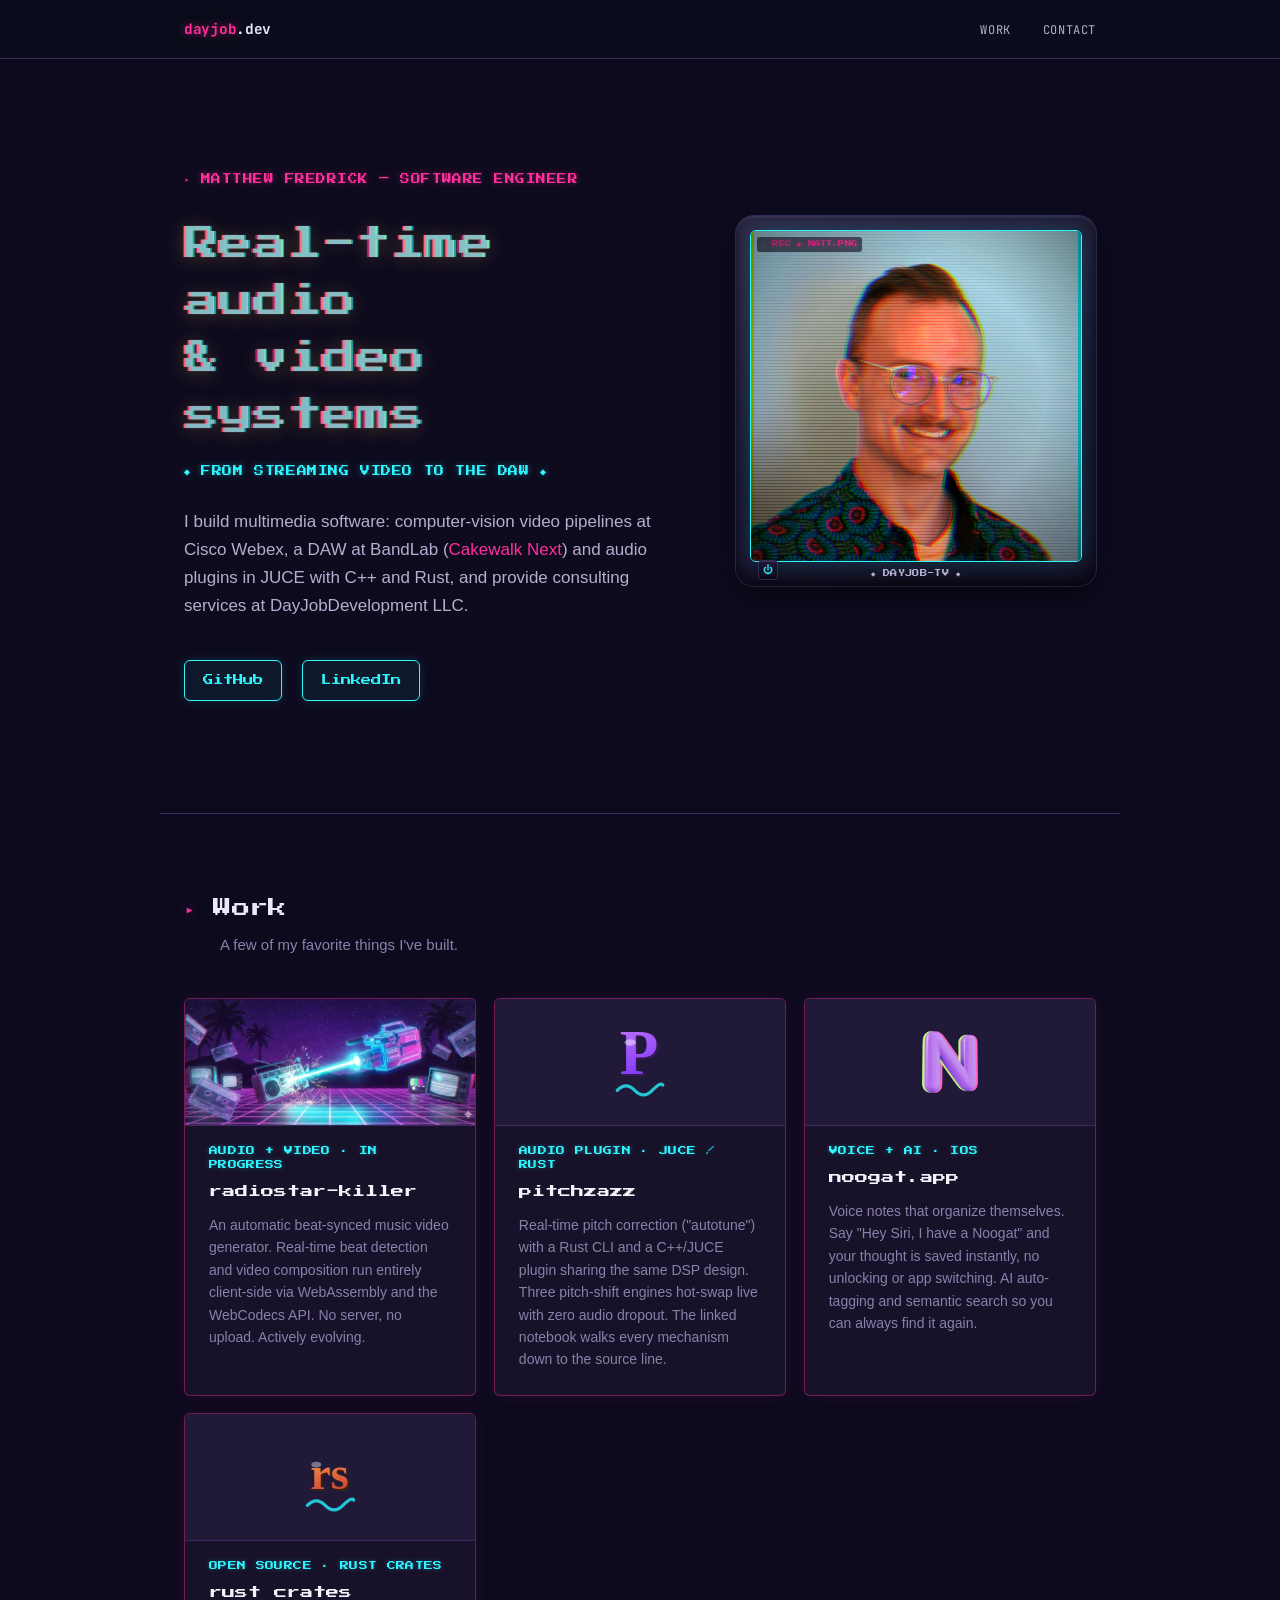
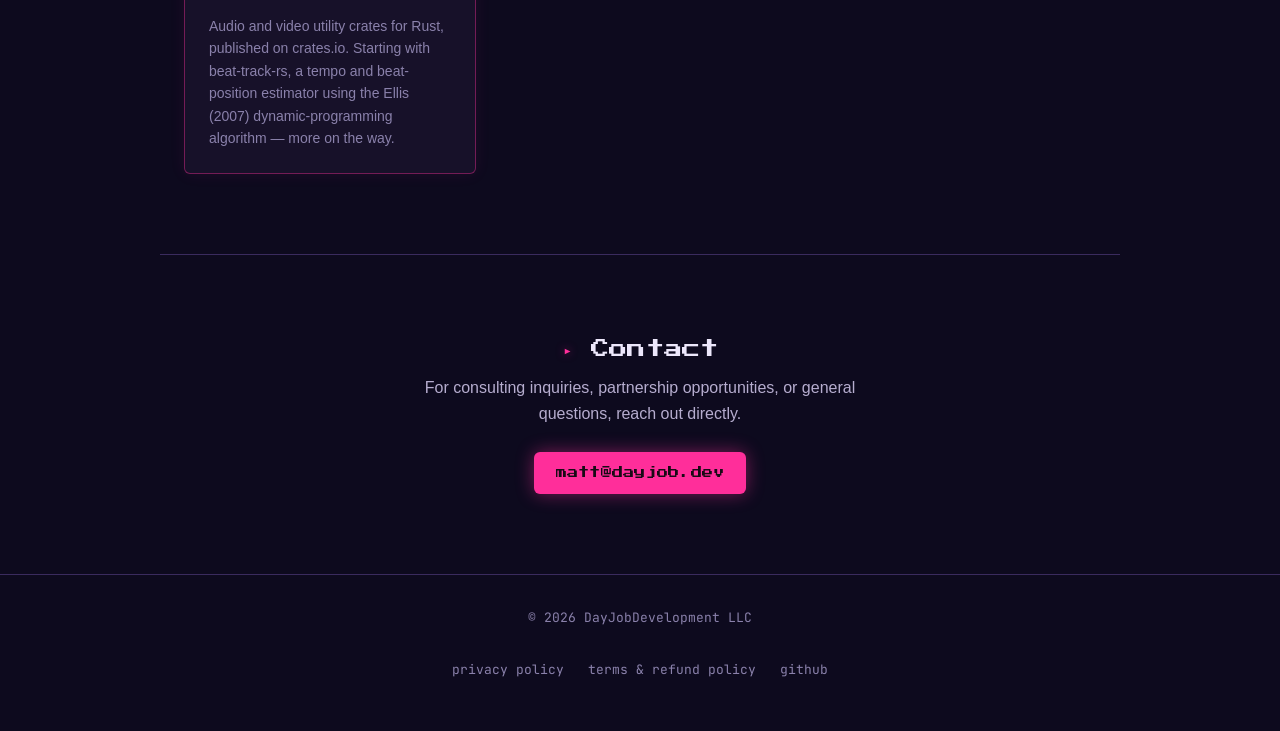
<file: index.html>
<!DOCTYPE html>
<html lang="en">

<head>
  <meta charset="UTF-8" />
  <meta name="viewport" content="width=device-width, initial-scale=1.0" />
  <title>Matthew Fredrick — Audio, Video &amp; Real-Time Systems Engineer</title>
  <meta name="description"
    content="Software engineer specializing in real-time audio and video systems — from Cisco Webex's video pipelines to JUCE audio plugins and independent DSP/ML projects. Consulting through DayJobDevelopment LLC." />
  <link rel="preconnect" href="https://fonts.googleapis.com" />
  <link rel="preconnect" href="https://fonts.gstatic.com" crossorigin />
  <link href="https://fonts.googleapis.com/css2?family=JetBrains+Mono:wght@400;500;700&family=Press+Start+2P&display=swap"
    rel="stylesheet" />
  <link rel="stylesheet" href="style.css?v=4" />
  <!-- Privacy-friendly analytics by Plausible -->
  <script async src="https://traffic.dayjob.dev/js/pa-0WEEFyMQQ3X8X7swMifAi.js"></script>
  <script>
    window.plausible = window.plausible || function () { (plausible.q = plausible.q || []).push(arguments) }, plausible.init = plausible.init || function (i) { plausible.o = i || {} };
    plausible.init()
  </script>

</head>

<body>

  <svg width="0" height="0" style="position:absolute" aria-hidden="true">
    <filter id="vhsAberration" x="-20%" y="-20%" width="140%" height="140%" color-interpolation-filters="sRGB">
      <feColorMatrix in="SourceGraphic" type="matrix"
        values="1 0 0 0 0  0 0 0 0 0  0 0 0 0 0  0 0 0 1 0" result="r" />
      <feOffset in="r" dx="-3" dy="0" result="rOffset" />
      <feColorMatrix in="SourceGraphic" type="matrix"
        values="0 0 0 0 0  0 1 0 0 0  0 0 0 0 0  0 0 0 1 0" result="g" />
      <feColorMatrix in="SourceGraphic" type="matrix"
        values="0 0 0 0 0  0 0 0 0 0  0 0 1 0 0  0 0 0 1 0" result="b" />
      <feOffset in="b" dx="3" dy="0" result="bOffset" />
      <feBlend in="rOffset" in2="g" mode="screen" result="rg" />
      <feBlend in="rg" in2="bOffset" mode="screen" />
    </filter>
    <filter id="vhsAberrationHeavy" x="-40%" y="-40%" width="180%" height="180%" color-interpolation-filters="sRGB">
      <feColorMatrix in="SourceGraphic" type="matrix"
        values="1 0 0 0 0  0 0 0 0 0  0 0 0 0 0  0 0 0 1 0" result="r" />
      <feOffset in="r" dx="-9" dy="1" result="rOffset" />
      <feColorMatrix in="SourceGraphic" type="matrix"
        values="0 0 0 0 0  0 1 0 0 0  0 0 0 0 0  0 0 0 1 0" result="g" />
      <feColorMatrix in="SourceGraphic" type="matrix"
        values="0 0 0 0 0  0 0 0 0 0  0 0 1 0 0  0 0 0 1 0" result="b" />
      <feOffset in="b" dx="9" dy="-1" result="bOffset" />
      <feBlend in="rOffset" in2="g" mode="screen" result="rg" />
      <feBlend in="rg" in2="bOffset" mode="screen" />
    </filter>
  </svg>

  <header>
    <nav>
      <div class="logo"><span class="accent">dayjob</span>.dev</div>
      <ul>
        <li><a href="#work">work</a></li>
        <li><a href="#contact">contact</a></li>
      </ul>
    </nav>
  </header>

  <main>

    <!-- Hero -->
    <section class="hero">
      <div class="hero-copy">
        <div class="hero-tag">Matthew Fredrick — Software Engineer</div>
        <h1 class="pixel-title">Real-time audio<br />&amp; video systems</h1>
        <div class="hero-sub">◆ FROM STREAMING VIDEO TO THE DAW ◆</div>
        <div class="hero-photo">
          <button type="button" class="crt-bezel" aria-label="Whack the TV to fix a glitch">
            <div class="vhs-frame">
              <div class="vhs-label">▸ REC ● MATT.PNG</div>
              <img src="assets/profile.jpg" alt="Matthew Fredrick" />
              <canvas class="vhs-fx-static" aria-hidden="true"></canvas>
              <canvas class="vhs-fx-pixelate" aria-hidden="true"></canvas>
              <div class="vhs-fx-bars" aria-hidden="true">
                <span></span><span></span><span></span><span></span><span></span><span></span><span></span>
              </div>
              <div class="vhs-fx-line" aria-hidden="true"></div>
              <div class="vhs-fx-flash" aria-hidden="true"></div>
              <div class="vhs-fx-bling" aria-hidden="true">
                <span class="spark main"></span>
                <span class="spark small1"></span>
                <span class="spark small2"></span>
              </div>
            </div>
            <span class="crt-brand-label">◆ DAYJOB-TV ◆</span>
            <span class="crt-slap-hand" aria-hidden="true">✋</span>
            <span class="crt-impact-ring" aria-hidden="true"></span>
          </button>
          <button type="button" class="crt-power-btn" aria-label="Power cycle the CRT">⏻</button>
        </div>
        <p>I build multimedia software: computer-vision video pipelines at Cisco Webex, a DAW at BandLab (<a href="https://www.cakewalk.com/next" target="_blank" rel="noopener noreferrer">Cakewalk Next</a>) and audio plugins in JUCE with C++ and Rust, and provide consulting services at DayJobDevelopment LLC.</p>
        <div class="hero-actions">
          <a href="https://github.com/mcfredrick" target="_blank" rel="noopener noreferrer" class="btn-ghost">GitHub</a>
          <a href="https://linkedin.com/in/mattcfredrick" target="_blank" rel="noopener noreferrer" class="btn-ghost">LinkedIn</a>
        </div>
      </div>
    </section>

    <!-- Work -->
    <section id="work">
      <h2>Work</h2>
      <p class="section-sub">A few of my favorite things I've built.</p>
      <div class="cards cards-media">
        <div class="card">
          <div class="card-media"><img src="assets/radiostar-banner.jpg" alt="radiostar-killer: a camera firing a laser at a boombox, synthwave style" loading="lazy" /></div>
          <div class="card-label">audio + video · in progress</div>
          <h3><a href="https://radiostar-killer.dayjob.dev" target="_blank" rel="noopener noreferrer">radiostar-killer</a></h3>
          <p>An automatic beat-synced music video generator. Real-time beat detection and video composition run entirely client-side via WebAssembly and the WebCodecs API. No server, no upload. Actively evolving.</p>
        </div>
        <div class="card">
          <div class="card-media card-media-pad"><img src="assets/pitchzazz-mark.svg" alt="pitchzazz mark" loading="lazy" /></div>
          <div class="card-label">audio plugin · JUCE / Rust</div>
          <h3><a href="https://mcfredrick.github.io/pitchzazz" target="_blank" rel="noopener noreferrer">pitchzazz</a></h3>
          <p>Real-time pitch correction ("autotune") with a Rust CLI and a C++/JUCE plugin sharing the same DSP design. Three pitch-shift engines hot-swap live with zero audio dropout. The linked notebook walks every mechanism down to the source line.</p>
        </div>
        <div class="card">
          <div class="card-media card-media-pad"><img src="assets/noogat-logo.png" alt="noogat logo" loading="lazy" /></div>
          <div class="card-label">voice + AI · iOS</div>
          <h3><a href="https://noogat.app" target="_blank" rel="noopener noreferrer">noogat.app</a></h3>
          <p>Voice notes that organize themselves. Say "Hey Siri, I have a Noogat" and your thought is saved instantly, no unlocking or app switching. AI auto-tagging and semantic search so you can always find it again.</p>
        </div>
        <div class="card">
          <div class="card-media card-media-pad"><img src="assets/opensource-mark.svg" alt="open source crates mark" loading="lazy" /></div>
          <div class="card-label">open source · Rust crates</div>
          <h3><a href="https://crates.io/users/mcfredrick" target="_blank" rel="noopener noreferrer">rust crates</a></h3>
          <p>Audio and video utility crates for Rust, published on crates.io. Starting with beat-track-rs, a tempo and beat-position estimator using the Ellis (2007) dynamic-programming algorithm — more on the way.</p>
        </div>
      </div>
    </section>

    <!-- Contact -->
    <section id="contact">
      <h2>Contact</h2>
      <p>For consulting inquiries, partnership opportunities, or general questions, reach out directly.</p>
      <a href="mailto:matt@dayjob.dev" class="btn">matt@dayjob.dev</a>
    </section>

  </main>

  <footer>
    <span>© 2026 DayJobDevelopment LLC</span>
    <nav>
      <a href="privacy.html">privacy policy</a>
      <a href="terms.html">terms &amp; refund policy</a>
      <a href="https://github.com/mcfredrick" target="_blank" rel="noopener noreferrer">github</a>
    </nav>
  </footer>

  <script>
    (function () {
      var frame = document.querySelector('.vhs-frame');
      if (!frame) return;
      if (window.matchMedia('(prefers-reduced-motion: reduce)').matches) return;

      var img = frame.querySelector('img');
      var canvas = frame.querySelector('.vhs-fx-static');
      var pixelCanvas = frame.querySelector('.vhs-fx-pixelate');
      var bars = frame.querySelector('.vhs-fx-bars');
      var flash = frame.querySelector('.vhs-fx-flash');
      var bling = frame.querySelector('.vhs-fx-bling');
      var powerBtn = document.querySelector('.crt-power-btn');
      var bezel = document.querySelector('.crt-bezel');
      var slapHand = document.querySelector('.crt-slap-hand');
      var impactRing = document.querySelector('.crt-impact-ring');
      var ctx = canvas.getContext('2d');
      canvas.width = 64;
      canvas.height = 64;
      var pctx = pixelCanvas.getContext('2d');
      pixelCanvas.width = 72;
      pixelCanvas.height = 72;

      var normalSrc = img.getAttribute('src');
      var alienSrc = 'assets/channel-alien.svg';
      var channelTimer = null;
      var busy = false;

      function playClass(el, className, duration) {
        return new Promise(function (resolve) {
          el.classList.add(className);
          setTimeout(function () {
            el.classList.remove(className);
            resolve();
          }, duration);
        });
      }

      function playStatic(duration) {
        return new Promise(function (resolve) {
          var start = performance.now();
          canvas.style.opacity = 0.35 + Math.random() * 0.35;

          function draw(now) {
            var data = ctx.createImageData(canvas.width, canvas.height);
            for (var i = 0; i < data.data.length; i += 4) {
              var v = Math.random() * 255;
              data.data[i] = v;
              data.data[i + 1] = v;
              data.data[i + 2] = v;
              data.data[i + 3] = 255;
            }
            ctx.putImageData(data, 0, 0);
            if (now - start < duration) {
              requestAnimationFrame(draw);
            } else {
              canvas.style.opacity = 0;
              resolve();
            }
          }
          requestAnimationFrame(draw);
        });
      }

      function playBling(duration) {
        return new Promise(function (resolve) {
          bling.classList.add('is-active');
          setTimeout(function () {
            bling.classList.remove('is-active');
            resolve();
          }, duration);
        });
      }

      function playPixelate(duration) {
        return new Promise(function (resolve) {
          if (!img.complete || !img.naturalWidth) { resolve(); return; }

          // Mipmap-style repeated halving keeps facial detail (glasses,
          // eyes) legible — a single huge downscale just blurs it to mush.
          var targetW = pixelCanvas.width;
          var targetH = pixelCanvas.height;
          var curW = img.naturalWidth;
          var curH = img.naturalHeight;
          var source = img;
          while (curW / 2 > targetW && curH / 2 > targetH) {
            var stepW = Math.max(targetW, Math.floor(curW / 2));
            var stepH = Math.max(targetH, Math.floor(curH / 2));
            var stepCanvas = document.createElement('canvas');
            stepCanvas.width = stepW;
            stepCanvas.height = stepH;
            var stepCtx = stepCanvas.getContext('2d');
            stepCtx.imageSmoothingEnabled = true;
            stepCtx.drawImage(source, 0, 0, stepW, stepH);
            source = stepCanvas;
            curW = stepW;
            curH = stepH;
          }

          pctx.imageSmoothingEnabled = true;
          pctx.drawImage(source, 0, 0, targetW, targetH);

          var frameData = pctx.getImageData(0, 0, targetW, targetH);
          var levels = 6;
          var step = 255 / (levels - 1);
          var contrast = 1.2;
          for (var i = 0; i < frameData.data.length; i += 4) {
            for (var c = 0; c < 3; c++) {
              var v = frameData.data[i + c];
              v = (v - 128) * contrast + 128;
              v = Math.max(0, Math.min(255, v));
              v = Math.round(Math.round(v / step) * step);
              frameData.data[i + c] = v;
            }
          }
          pctx.putImageData(frameData, 0, 0);

          pixelCanvas.classList.add('is-active');
          setTimeout(function () {
            pixelCanvas.classList.remove('is-active');
            resolve();
          }, duration);
        });
      }

      function playBars(duration) {
        return new Promise(function (resolve) {
          bars.classList.add('is-active');
          frame.classList.add('fx-roll');
          setTimeout(function () {
            bars.classList.remove('is-active');
            frame.classList.remove('fx-roll');
            resolve();
          }, duration);
        });
      }

      function playPowerCycle() {
        return new Promise(function (resolve) {
          frame.classList.add('fx-poweroff');
          flash.style.opacity = 0.8;
          setTimeout(function () {
            frame.classList.remove('fx-poweroff');
            flash.style.opacity = 0;
          }, 420);
          setTimeout(function () {
            frame.classList.add('fx-poweron');
            flash.style.opacity = 0.9;
            setTimeout(function () { flash.style.opacity = 0; }, 220);
            setTimeout(function () {
              frame.classList.remove('fx-poweron');
              resolve();
            }, 480);
          }, 620);
        });
      }

      var glitchEffects = [
        function () { return playStatic(220 + Math.random() * 180); },
        function () { return playClass(frame, 'fx-wobble', 500); },
        function () { return playClass(frame, 'fx-flicker', 600); },
        function () { return playBars(320 + Math.random() * 140); },
        function () { return playClass(frame, 'fx-roll', 700); },
        function () { return playClass(frame, 'fx-chromatic', 350); },
        function () { return playBling(900); },
        function () { return playPixelate(700 + Math.random() * 300); }
      ];

      var effects = glitchEffects.concat([playPowerCycle]);

      // All triggers (ambient, power button, bezel whack) share one lock
      // so only one effect ever plays at a time.
      function scheduleNext() {
        var delay = 10000 + Math.random() * 20000;
        setTimeout(function () {
          if (document.hidden || busy) { scheduleNext(); return; }
          busy = true;
          var effect = effects[Math.floor(Math.random() * effects.length)];
          effect().then(function () {
            busy = false;
            scheduleNext();
          });
        }, delay);
      }

      scheduleNext();

      // Easter eggs: power button + whack-the-TV bezel
      if (powerBtn) {
        powerBtn.addEventListener('click', function () {
          if (busy) return;
          busy = true;
          playPowerCycle().then(function () { busy = false; });
        });
      }

      if (bezel) {
        bezel.addEventListener('click', function (e) {
          if (busy) return;
          busy = true;

          var rect = bezel.getBoundingClientRect();
          var x = (e.clientX || e.clientY) ? e.clientX - rect.left : rect.width / 2;
          var y = (e.clientX || e.clientY) ? e.clientY - rect.top : rect.height / 2;
          slapHand.style.left = x + 'px';
          slapHand.style.top = y + 'px';
          impactRing.style.left = x + 'px';
          impactRing.style.top = y + 'px';

          slapHand.classList.add('is-active');
          setTimeout(function () { slapHand.classList.remove('is-active'); }, 420);

          setTimeout(function () {
            impactRing.classList.add('is-active');
            bezel.classList.add('is-jolting');
            setTimeout(function () {
              impactRing.classList.remove('is-active');
              bezel.classList.remove('is-jolting');
            }, 500);

            var pick = glitchEffects[Math.floor(Math.random() * glitchEffects.length)];
            var showAlien = Math.random() < 0.18;
            pick().then(function () {
              if (!showAlien) { busy = false; return; }
              clearTimeout(channelTimer);
              img.setAttribute('src', alienSrc);
              channelTimer = setTimeout(function () {
                img.setAttribute('src', normalSrc);
                playClass(frame, 'fx-roll', 400).then(function () { busy = false; });
              }, 600 + Math.random() * 400);
            });
          }, 230);
        });
      }
    })();
  </script>

</body>

</html>
</file>
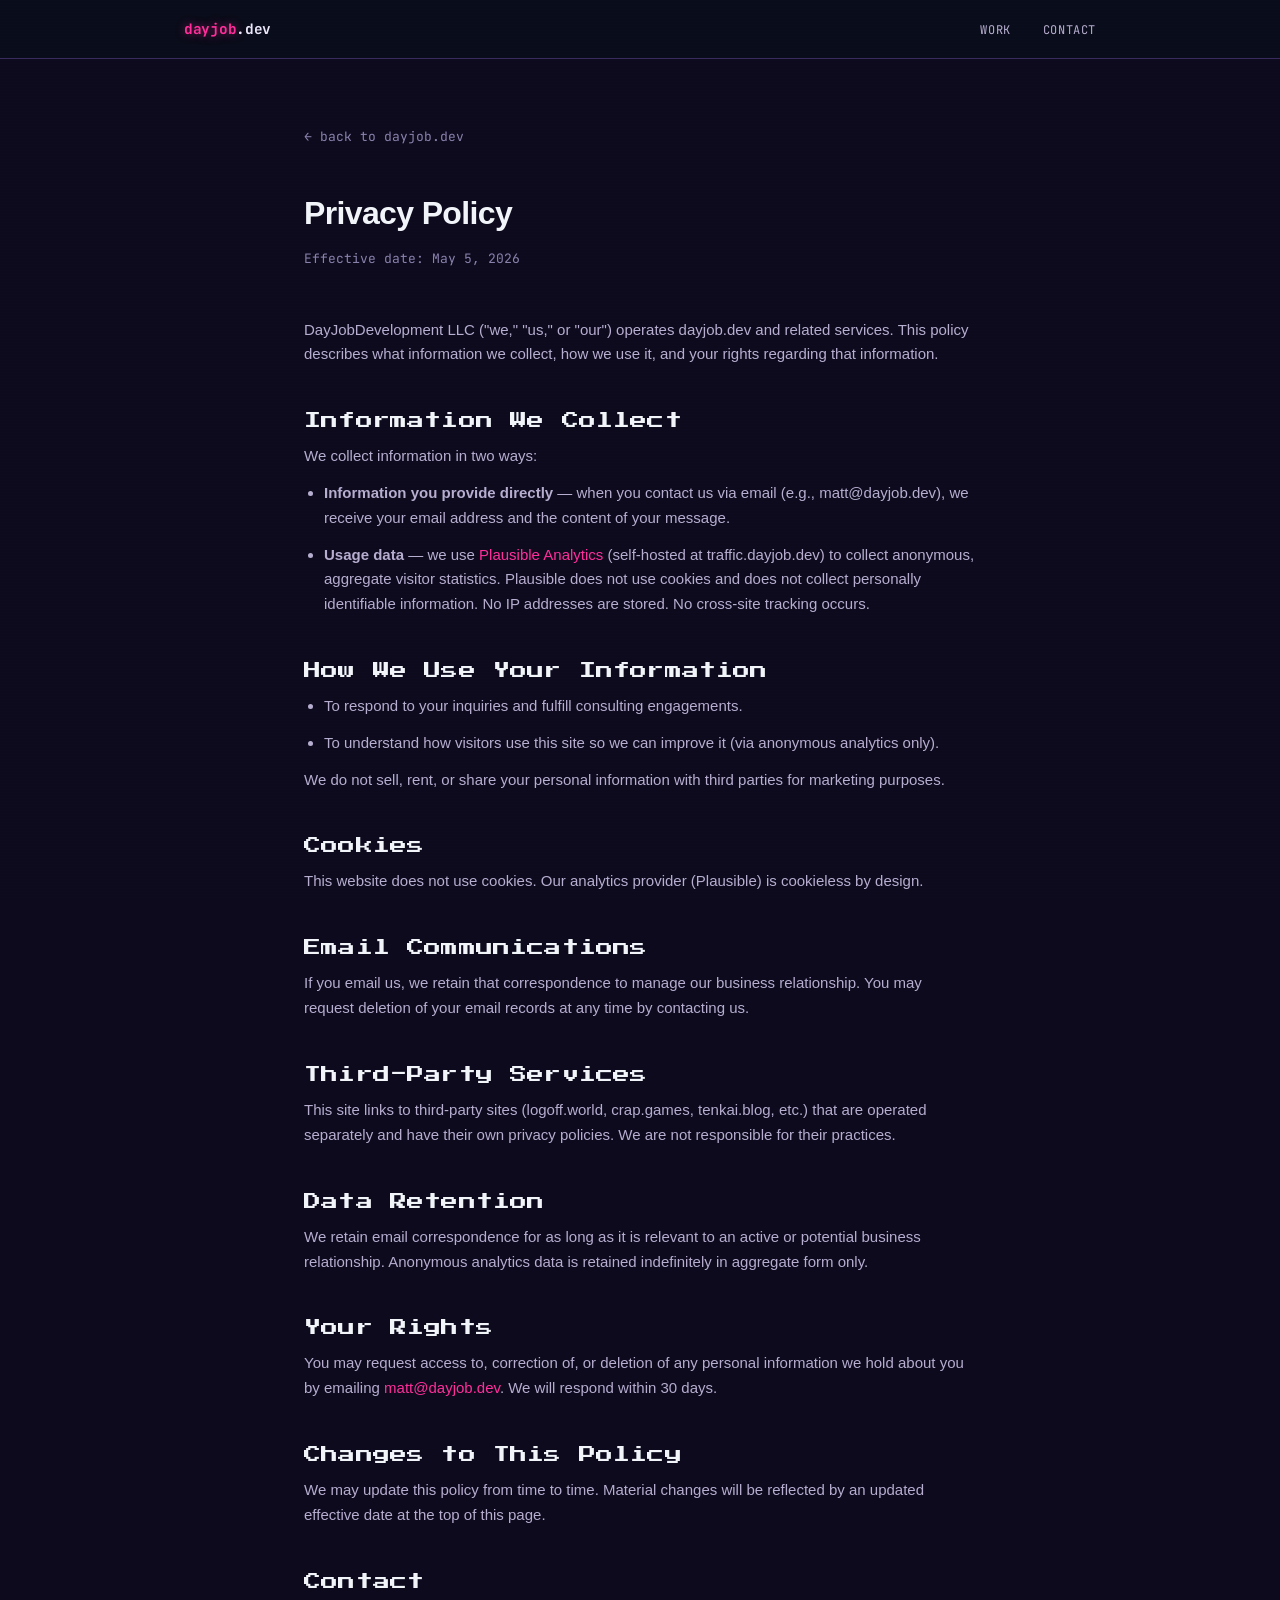
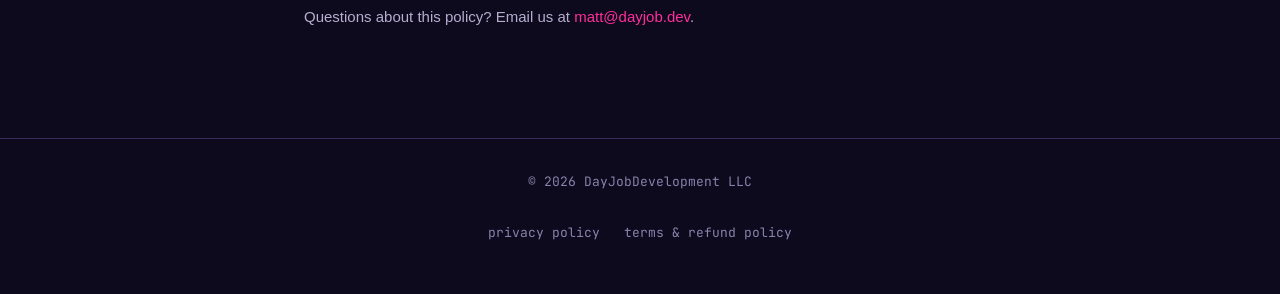
<file: privacy.html>
<!DOCTYPE html>
<html lang="en">
<head>
  <meta charset="UTF-8" />
  <meta name="viewport" content="width=device-width, initial-scale=1.0" />
  <title>Privacy Policy — DayJobDevelopment LLC</title>
  <link rel="preconnect" href="https://fonts.googleapis.com" />
  <link rel="preconnect" href="https://fonts.gstatic.com" crossorigin />
  <link href="https://fonts.googleapis.com/css2?family=JetBrains+Mono:wght@400;500;700&family=Press+Start+2P&display=swap"
    rel="stylesheet" />
  <link rel="stylesheet" href="style.css?v=3" />
  <!-- Privacy-friendly analytics by Plausible -->
  <script async src="https://traffic.dayjob.dev/js/pa-0WEEFyMQQ3X8X7swMifAi.js"></script>
  <script>
    window.plausible = window.plausible || function () { (plausible.q = plausible.q || []).push(arguments) }, plausible.init = plausible.init || function (i) { plausible.o = i || {} };
    plausible.init()
  </script>
</head>
<body>

<header>
  <nav>
    <div class="logo"><a href="/" style="color:inherit;text-decoration:none"><span class="accent">dayjob</span>.dev</a></div>
    <ul>
      <li><a href="/#work">work</a></li>
      <li><a href="/#contact">contact</a></li>
    </ul>
  </nav>
</header>

<div class="policy-wrap">
  <a href="/" class="back-link">← back to dayjob.dev</a>

  <h1>Privacy Policy</h1>
  <p class="effective">Effective date: May 5, 2026</p>

  <p>DayJobDevelopment LLC ("we," "us," or "our") operates dayjob.dev and related services. This policy describes what information we collect, how we use it, and your rights regarding that information.</p>

  <h2>Information We Collect</h2>
  <p>We collect information in two ways:</p>
  <ul>
    <li><strong>Information you provide directly</strong> — when you contact us via email (e.g., matt@dayjob.dev), we receive your email address and the content of your message.</li>
    <li><strong>Usage data</strong> — we use <a href="https://plausible.io" target="_blank" rel="noopener noreferrer">Plausible Analytics</a> (self-hosted at traffic.dayjob.dev) to collect anonymous, aggregate visitor statistics. Plausible does not use cookies and does not collect personally identifiable information. No IP addresses are stored. No cross-site tracking occurs.</li>
  </ul>

  <h2>How We Use Your Information</h2>
  <ul>
    <li>To respond to your inquiries and fulfill consulting engagements.</li>
    <li>To understand how visitors use this site so we can improve it (via anonymous analytics only).</li>
  </ul>
  <p>We do not sell, rent, or share your personal information with third parties for marketing purposes.</p>

  <h2>Cookies</h2>
  <p>This website does not use cookies. Our analytics provider (Plausible) is cookieless by design.</p>

  <h2>Email Communications</h2>
  <p>If you email us, we retain that correspondence to manage our business relationship. You may request deletion of your email records at any time by contacting us.</p>

  <h2>Third-Party Services</h2>
  <p>This site links to third-party sites (logoff.world, crap.games, tenkai.blog, etc.) that are operated separately and have their own privacy policies. We are not responsible for their practices.</p>

  <h2>Data Retention</h2>
  <p>We retain email correspondence for as long as it is relevant to an active or potential business relationship. Anonymous analytics data is retained indefinitely in aggregate form only.</p>

  <h2>Your Rights</h2>
  <p>You may request access to, correction of, or deletion of any personal information we hold about you by emailing <a href="mailto:matt@dayjob.dev">matt@dayjob.dev</a>. We will respond within 30 days.</p>

  <h2>Changes to This Policy</h2>
  <p>We may update this policy from time to time. Material changes will be reflected by an updated effective date at the top of this page.</p>

  <h2>Contact</h2>
  <p>Questions about this policy? Email us at <a href="mailto:matt@dayjob.dev">matt@dayjob.dev</a>.</p>
</div>

<footer>
  <span>© 2026 DayJobDevelopment LLC</span>
  <nav>
    <a href="privacy.html">privacy policy</a>
    <a href="terms.html">terms &amp; refund policy</a>
  </nav>
</footer>

</body>
</html>
</file>
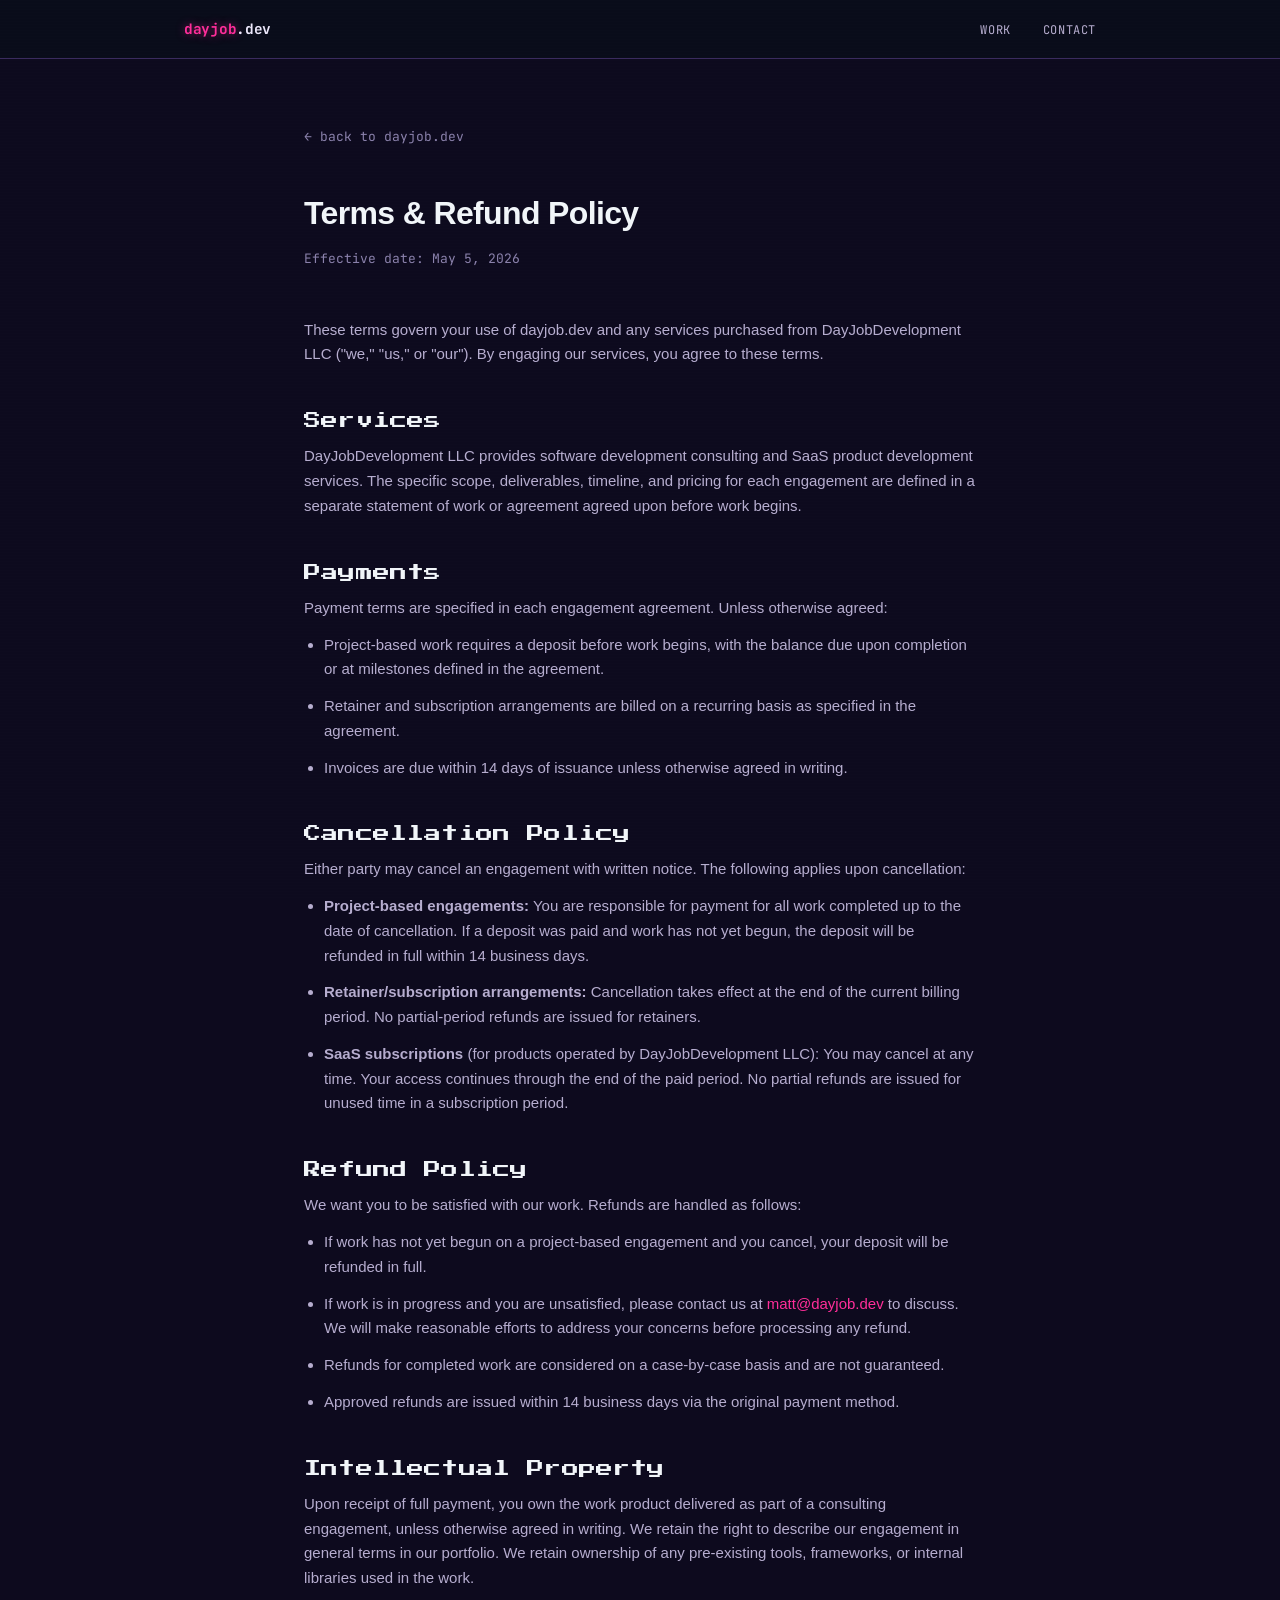
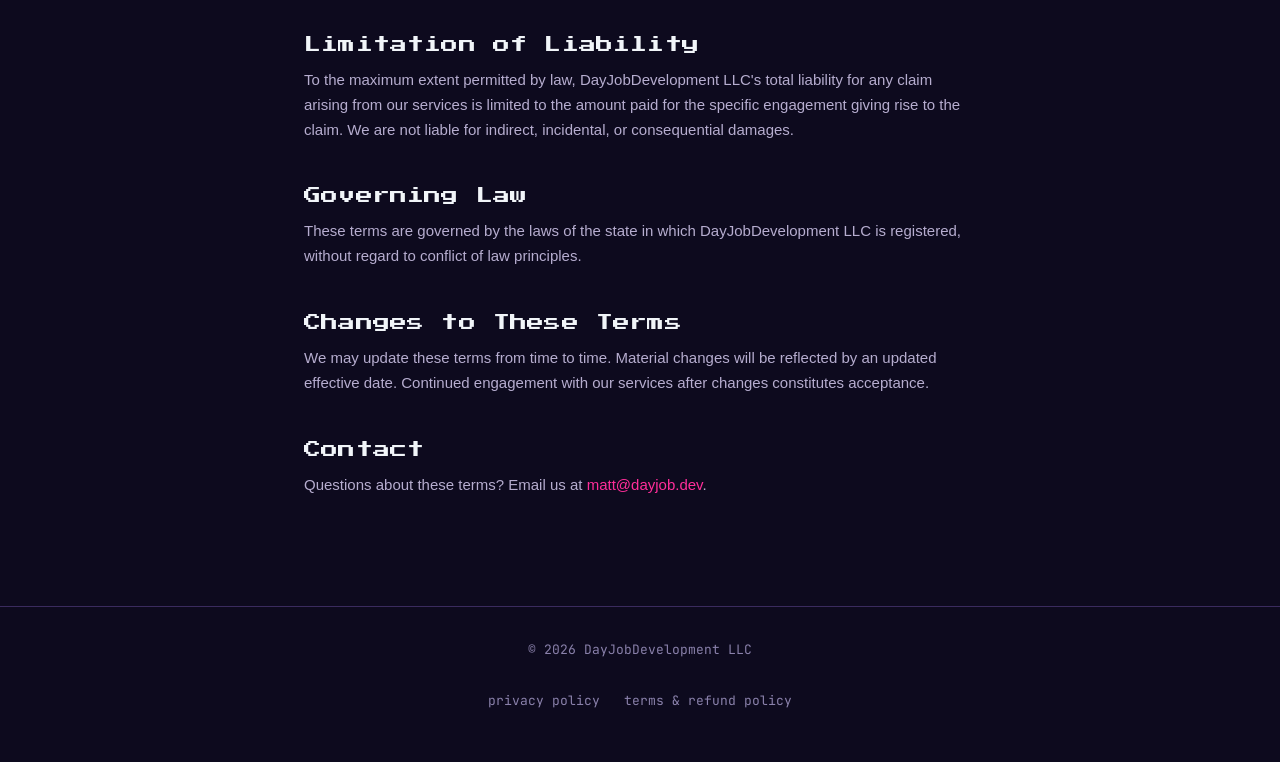
<file: terms.html>
<!DOCTYPE html>
<html lang="en">
<head>
  <meta charset="UTF-8" />
  <meta name="viewport" content="width=device-width, initial-scale=1.0" />
  <title>Terms &amp; Refund Policy — DayJobDevelopment LLC</title>
  <link rel="preconnect" href="https://fonts.googleapis.com" />
  <link rel="preconnect" href="https://fonts.gstatic.com" crossorigin />
  <link href="https://fonts.googleapis.com/css2?family=JetBrains+Mono:wght@400;500;700&family=Press+Start+2P&display=swap"
    rel="stylesheet" />
  <link rel="stylesheet" href="style.css?v=3" />
  <!-- Privacy-friendly analytics by Plausible -->
  <script async src="https://traffic.dayjob.dev/js/pa-0WEEFyMQQ3X8X7swMifAi.js"></script>
  <script>
    window.plausible = window.plausible || function () { (plausible.q = plausible.q || []).push(arguments) }, plausible.init = plausible.init || function (i) { plausible.o = i || {} };
    plausible.init()
  </script>
</head>
<body>

<header>
  <nav>
    <div class="logo"><a href="/" style="color:inherit;text-decoration:none"><span class="accent">dayjob</span>.dev</a></div>
    <ul>
      <li><a href="/#work">work</a></li>
      <li><a href="/#contact">contact</a></li>
    </ul>
  </nav>
</header>

<div class="policy-wrap">
  <a href="/" class="back-link">← back to dayjob.dev</a>

  <h1>Terms &amp; Refund Policy</h1>
  <p class="effective">Effective date: May 5, 2026</p>

  <p>These terms govern your use of dayjob.dev and any services purchased from DayJobDevelopment LLC ("we," "us," or "our"). By engaging our services, you agree to these terms.</p>

  <h2>Services</h2>
  <p>DayJobDevelopment LLC provides software development consulting and SaaS product development services. The specific scope, deliverables, timeline, and pricing for each engagement are defined in a separate statement of work or agreement agreed upon before work begins.</p>

  <h2>Payments</h2>
  <p>Payment terms are specified in each engagement agreement. Unless otherwise agreed:</p>
  <ul>
    <li>Project-based work requires a deposit before work begins, with the balance due upon completion or at milestones defined in the agreement.</li>
    <li>Retainer and subscription arrangements are billed on a recurring basis as specified in the agreement.</li>
    <li>Invoices are due within 14 days of issuance unless otherwise agreed in writing.</li>
  </ul>

  <h2>Cancellation Policy</h2>
  <p>Either party may cancel an engagement with written notice. The following applies upon cancellation:</p>
  <ul>
    <li><strong>Project-based engagements:</strong> You are responsible for payment for all work completed up to the date of cancellation. If a deposit was paid and work has not yet begun, the deposit will be refunded in full within 14 business days.</li>
    <li><strong>Retainer/subscription arrangements:</strong> Cancellation takes effect at the end of the current billing period. No partial-period refunds are issued for retainers.</li>
    <li><strong>SaaS subscriptions</strong> (for products operated by DayJobDevelopment LLC): You may cancel at any time. Your access continues through the end of the paid period. No partial refunds are issued for unused time in a subscription period.</li>
  </ul>

  <h2>Refund Policy</h2>
  <p>We want you to be satisfied with our work. Refunds are handled as follows:</p>
  <ul>
    <li>If work has not yet begun on a project-based engagement and you cancel, your deposit will be refunded in full.</li>
    <li>If work is in progress and you are unsatisfied, please contact us at <a href="mailto:matt@dayjob.dev">matt@dayjob.dev</a> to discuss. We will make reasonable efforts to address your concerns before processing any refund.</li>
    <li>Refunds for completed work are considered on a case-by-case basis and are not guaranteed.</li>
    <li>Approved refunds are issued within 14 business days via the original payment method.</li>
  </ul>

  <h2>Intellectual Property</h2>
  <p>Upon receipt of full payment, you own the work product delivered as part of a consulting engagement, unless otherwise agreed in writing. We retain the right to describe our engagement in general terms in our portfolio. We retain ownership of any pre-existing tools, frameworks, or internal libraries used in the work.</p>

  <h2>Limitation of Liability</h2>
  <p>To the maximum extent permitted by law, DayJobDevelopment LLC's total liability for any claim arising from our services is limited to the amount paid for the specific engagement giving rise to the claim. We are not liable for indirect, incidental, or consequential damages.</p>

  <h2>Governing Law</h2>
  <p>These terms are governed by the laws of the state in which DayJobDevelopment LLC is registered, without regard to conflict of law principles.</p>

  <h2>Changes to These Terms</h2>
  <p>We may update these terms from time to time. Material changes will be reflected by an updated effective date. Continued engagement with our services after changes constitutes acceptance.</p>

  <h2>Contact</h2>
  <p>Questions about these terms? Email us at <a href="mailto:matt@dayjob.dev">matt@dayjob.dev</a>.</p>
</div>

<footer>
  <span>© 2026 DayJobDevelopment LLC</span>
  <nav>
    <a href="privacy.html">privacy policy</a>
    <a href="terms.html">terms &amp; refund policy</a>
  </nav>
</footer>

</body>
</html>
</file>
<file: style.css>
*, *::before, *::after { box-sizing: border-box; margin: 0; padding: 0; }

html, body { overflow-x: hidden; }

.hero-tag, .hero-sub, .hero p, .card p, .card h3, h2 {
  overflow-wrap: break-word;
  max-width: 100%;
}

:root {
  --bg: #0d0a1e;
  --surface: #171129;
  --surface-2: #201938;
  --border: #3a2b5e;
  --text: #ece7fb;
  --muted: #8a81ab;
  --muted-2: #b6adcf;
  --accent: #ff2e9a;
  --accent-dark: #c91f79;
  --accent-dim: rgba(255, 46, 154, 0.1);
  --accent-2: #2ef6ff;
  --gold: #ffd43d;
  --gold-2: #ff9a3d;
  --radius: 6px;
  --max-w: 960px;
  --mono: "JetBrains Mono", "Fira Code", "Cascadia Code", ui-monospace, "Courier New", monospace;
  --pixel: "Press Start 2P", var(--mono);
}

/* ── CRT scanline overlay ── */
body::before {
  content: "";
  position: fixed;
  inset: 0;
  pointer-events: none;
  z-index: 9999;
  background: repeating-linear-gradient(to bottom,
      rgba(255, 255, 255, 0.025) 0px,
      rgba(255, 255, 255, 0.025) 1px,
      transparent 1px,
      transparent 3px);
  mix-blend-mode: overlay;
}

body {
  font-family: -apple-system, BlinkMacSystemFont, "Segoe UI", Roboto, Helvetica, Arial, sans-serif;
  background: var(--bg);
  color: var(--text);
  line-height: 1.65;
  font-size: 16px;
}

a { color: var(--accent); text-decoration: none; }
a:hover { color: #67e8f9; text-decoration: underline; }

/* ── Nav ── */
header {
  background: rgba(10, 14, 26, 0.85);
  backdrop-filter: blur(12px);
  -webkit-backdrop-filter: blur(12px);
  position: sticky;
  top: 0;
  z-index: 100;
  border-bottom: 1px solid var(--border);
}

nav {
  max-width: var(--max-w);
  margin: 0 auto;
  padding: 0 1.5rem;
  min-height: 58px;
  display: flex;
  align-items: center;
  justify-content: space-between;
  flex-wrap: wrap;
  row-gap: 0.5rem;
}

.logo {
  font-family: var(--mono);
  font-size: 0.9rem;
  font-weight: 700;
  color: var(--text);
  letter-spacing: -0.02em;
}

.logo .accent { color: var(--accent); text-shadow: 0 0 8px rgba(255, 46, 154, 0.5); }

nav ul {
  list-style: none;
  display: flex;
  flex-wrap: wrap;
  gap: 2rem;
  min-width: 0;
}

nav ul a {
  font-size: 0.75rem;
  color: var(--muted-2);
  font-family: var(--mono);
  text-transform: uppercase;
  letter-spacing: 0.05em;
  transition: color 0.15s;
}

nav ul a:hover {
  color: var(--accent);
  text-decoration: none;
}

/* ── Layout ── */
.container {
  max-width: var(--max-w);
  margin: 0 auto;
  padding: 0 1.5rem;
}

section {
  padding: 5rem 1.5rem;
  max-width: var(--max-w);
  margin: 0 auto;
}

h2 {
  font-family: var(--pixel);
  font-size: clamp(0.95rem, 2vw, 1.15rem);
  font-weight: 400;
  letter-spacing: 0.01em;
  line-height: 1.6;
  margin-bottom: 0.625rem;
}

h2::before {
  content: "▸ ";
  color: var(--accent);
  text-shadow: 0 0 8px rgba(255, 46, 154, 0.5);
}

.section-sub {
  color: var(--muted);
  margin-bottom: 2.5rem;
  font-size: 0.9375rem;
  padding-left: 2.25rem; /* align under h2 text after "// " */
}

/* ── Hero ── */
.hero {
  padding-top: 7rem;
  padding-bottom: 7rem;
  border-bottom: 1px solid var(--border);
}

.hero-copy {
  display: grid;
  grid-template-columns: 1fr 360px;
  grid-template-areas:
    "tag     ."
    "title   photo"
    "sub     photo"
    "para    photo"
    "actions .";
  column-gap: 3rem;
  align-items: start;
}

.hero-tag { grid-area: tag; }
.hero-copy > h1.pixel-title { grid-area: title; }
.hero-sub { grid-area: sub; }
.hero-photo { grid-area: photo; }
.hero-copy > p { grid-area: para; }
.hero-actions { grid-area: actions; }

.hero-photo {
  position: relative;
}

.vhs-label {
  position: absolute;
  top: 6px;
  left: 6px;
  z-index: 5;
  background: rgba(13, 10, 30, 0.6);
  padding: 2px 5px;
  border-radius: 3px;
  font-family: var(--pixel);
  font-size: 0.4rem;
  color: var(--accent);
  letter-spacing: 0.03em;
  text-shadow: 0 0 5px rgba(255, 46, 154, 0.5);
}

.vhs-frame {
  position: relative;
  width: 100%;
  aspect-ratio: 1 / 1;
  background: #000;
  border: 1px solid var(--accent-2);
  border-radius: var(--radius);
  overflow: hidden;
  box-shadow: 0 0 24px rgba(46, 246, 255, 0.2);
}

.vhs-frame img {
  width: 100%;
  height: 100%;
  object-fit: cover;
  display: block;
  filter: url(#vhsAberration) contrast(1.08) saturate(1.15);
}

.vhs-frame::before {
  content: "";
  position: absolute;
  inset: 0;
  z-index: 1;
  pointer-events: none;
  background: repeating-linear-gradient(to bottom,
      rgba(0, 0, 0, 0.3) 0px,
      rgba(0, 0, 0, 0.3) 1px,
      transparent 1px,
      transparent 3px);
  mix-blend-mode: overlay;
}

.vhs-frame::after {
  content: "";
  position: absolute;
  inset: 0;
  z-index: 6;
  pointer-events: none;
  background: radial-gradient(ellipse at center, transparent 55%, rgba(0, 0, 0, 0.45) 100%);
}

/* ── CRT random effects overlays ── */
.vhs-fx-static {
  position: absolute;
  inset: 0;
  z-index: 2;
  width: 100%;
  height: 100%;
  opacity: 0;
  pointer-events: none;
  image-rendering: pixelated;
  mix-blend-mode: overlay;
}

.vhs-fx-pixelate {
  position: absolute;
  inset: 0;
  z-index: 2;
  width: 100%;
  height: 100%;
  opacity: 0;
  pointer-events: none;
  image-rendering: pixelated;
  transition: opacity 0.06s linear;
}

.vhs-fx-pixelate.is-active { opacity: 1; }

.vhs-fx-bars {
  position: absolute;
  inset: 0;
  z-index: 3;
  display: flex;
  opacity: 0;
  pointer-events: none;
  transition: opacity 0.05s linear;
}

.vhs-fx-bars.is-active { opacity: 0.92; }

.vhs-fx-bars span { flex: 1; }
.vhs-fx-bars span:nth-child(1) { background: var(--accent-2); }
.vhs-fx-bars span:nth-child(2) { background: var(--gold); }
.vhs-fx-bars span:nth-child(3) { background: var(--accent); }
.vhs-fx-bars span:nth-child(4) { background: #f4f1ff; }
.vhs-fx-bars span:nth-child(5) { background: var(--gold-2); }
.vhs-fx-bars span:nth-child(6) { background: var(--accent-dark); }
.vhs-fx-bars span:nth-child(7) { background: var(--accent-2); }

.vhs-fx-line {
  position: absolute;
  left: 0;
  right: 0;
  top: 50%;
  height: 3px;
  z-index: 4;
  background: linear-gradient(to right, transparent, #fff, var(--accent-2), #fff, transparent);
  box-shadow: 0 0 12px 4px rgba(255, 255, 255, 0.8);
  opacity: 0;
  pointer-events: none;
  transform: translateY(-50%) scaleX(0.3);
}

.vhs-fx-flash {
  position: absolute;
  inset: 0;
  z-index: 4;
  background: radial-gradient(circle, rgba(255, 255, 255, 0.9), rgba(255, 255, 255, 0) 70%);
  opacity: 0;
  pointer-events: none;
  mix-blend-mode: screen;
  transition: opacity 0.15s linear;
}

@keyframes vhsWobble {
  0% { transform: translate(0, 0) skewX(0deg); }
  10% { transform: translate(-2px, 1px) skewX(-1.2deg); }
  25% { transform: translate(3px, -1px) skewX(1deg); }
  40% { transform: translate(-1px, 2px) skewX(-0.6deg); }
  55% { transform: translate(2px, -2px) skewX(0.8deg); }
  70% { transform: translate(-2px, 0) skewX(-0.4deg); }
  85% { transform: translate(1px, 1px) skewX(0.3deg); }
  100% { transform: translate(0, 0) skewX(0deg); }
}

.vhs-frame.fx-wobble img { animation: vhsWobble 0.5s ease-in-out; }

@keyframes vhsRoll {
  0% { transform: translateY(0); }
  20% { transform: translateY(14%); }
  45% { transform: translateY(-10%); }
  70% { transform: translateY(6%); }
  100% { transform: translateY(0); }
}

.vhs-frame.fx-roll img { animation: vhsRoll 0.7s cubic-bezier(.36, .07, .19, .97); }

@keyframes vhsFlicker {
  0%, 100% { filter: url(#vhsAberration) contrast(1.08) saturate(1.15) brightness(1); }
  10% { filter: url(#vhsAberration) contrast(1.08) saturate(1.15) brightness(0.4); }
  20% { filter: url(#vhsAberration) contrast(1.08) saturate(1.15) brightness(1.3); }
  35% { filter: url(#vhsAberration) contrast(1.08) saturate(1.15) brightness(0.6); }
  50% { filter: url(#vhsAberration) contrast(1.08) saturate(1.15) brightness(1); }
  65% { filter: url(#vhsAberration) contrast(1.08) saturate(1.15) brightness(0.5); }
  80% { filter: url(#vhsAberration) contrast(1.08) saturate(1.15) brightness(1.2); }
}

.vhs-frame.fx-flicker img { animation: vhsFlicker 0.6s steps(1, end); }

@keyframes vhsChromaticFlash {
  0%, 100% { filter: url(#vhsAberration) contrast(1.08) saturate(1.15); }
  50% { filter: url(#vhsAberrationHeavy) contrast(1.2) saturate(1.6) hue-rotate(8deg); }
}

.vhs-frame.fx-chromatic img { animation: vhsChromaticFlash 0.35s steps(1, end); }

@keyframes vhsPowerOff {
  0% { transform: scaleY(1); filter: url(#vhsAberration) contrast(1.08) saturate(1.15) brightness(1); }
  60% { transform: scaleY(0.02); filter: url(#vhsAberration) contrast(1.08) saturate(1.15) brightness(3); }
  100% { transform: scaleY(0.001); filter: url(#vhsAberration) contrast(1.08) saturate(1.15) brightness(0); }
}

@keyframes vhsPowerOn {
  0% { transform: scaleY(0.001); filter: url(#vhsAberration) contrast(1.08) saturate(1.15) brightness(0); }
  40% { transform: scaleY(0.02); filter: url(#vhsAberration) contrast(1.08) saturate(1.15) brightness(4); }
  70% { transform: scaleY(1.05); filter: url(#vhsAberration) contrast(1.08) saturate(1.15) brightness(1.6); }
  100% { transform: scaleY(1); filter: url(#vhsAberration) contrast(1.08) saturate(1.15) brightness(1); }
}

.vhs-frame.fx-poweroff img { animation: vhsPowerOff 0.42s ease-in forwards; transform-origin: center; }
.vhs-frame.fx-poweron img { animation: vhsPowerOn 0.48s ease-out forwards; transform-origin: center; }
.vhs-frame.fx-poweroff .vhs-fx-line,
.vhs-frame.fx-poweron .vhs-fx-line { animation: vhsBeamLine 0.5s ease-out; }

@keyframes vhsBeamLine {
  0% { opacity: 0; transform: translateY(-50%) scaleX(0.3); }
  30% { opacity: 1; transform: translateY(-50%) scaleX(1.05); }
  60% { opacity: 1; transform: translateY(-50%) scaleX(1); }
  100% { opacity: 0; transform: translateY(-50%) scaleX(1); }
}

/* ── Teeth sparkle easter egg ── */
.vhs-fx-bling {
  position: absolute;
  left: 50%;
  top: 61%;
  width: 22px;
  height: 22px;
  margin-left: -11px;
  margin-top: -11px;
  z-index: 4;
  pointer-events: none;
  opacity: 0;
  transform: scale(0.2) rotate(-10deg);
}

.vhs-fx-bling.is-active { animation: vhsBling 0.9s ease-out; }

.vhs-fx-bling .spark {
  position: absolute;
  background: #fff;
  box-shadow: 0 0 6px 2px rgba(255, 255, 255, 0.9), 0 0 12px 4px rgba(255, 212, 61, 0.6);
}

.vhs-fx-bling .spark.main {
  left: 50%;
  top: 50%;
  width: 14px;
  height: 14px;
  margin-left: -7px;
  margin-top: -7px;
  clip-path: polygon(50% 0%, 61% 39%, 100% 50%, 61% 61%, 50% 100%, 39% 61%, 0% 50%, 39% 39%);
}

.vhs-fx-bling .spark.small1 {
  left: 2px;
  top: 1px;
  width: 5px;
  height: 5px;
  clip-path: polygon(50% 0%, 65% 35%, 100% 50%, 65% 65%, 50% 100%, 35% 65%, 0% 50%, 35% 35%);
}

.vhs-fx-bling .spark.small2 {
  right: 1px;
  bottom: 2px;
  width: 4px;
  height: 4px;
  clip-path: polygon(50% 0%, 65% 35%, 100% 50%, 65% 65%, 50% 100%, 35% 65%, 0% 50%, 35% 35%);
}

@keyframes vhsBling {
  0% { opacity: 0; transform: scale(0.2) rotate(-10deg); }
  15% { opacity: 1; transform: scale(1.15) rotate(4deg); }
  30% { opacity: 1; transform: scale(0.9) rotate(-2deg); }
  45% { opacity: 1; transform: scale(1.05) rotate(2deg); }
  70% { opacity: 0.9; transform: scale(0.95) rotate(0deg); }
  100% { opacity: 0; transform: scale(0.7) rotate(0deg); }
}

/* ── Retro TV bezel + whack-to-fix easter egg ── */
.crt-bezel {
  position: relative;
  display: block;
  width: 100%;
  padding: 14px 14px 24px;
  border: none;
  border-radius: 18px;
  background: linear-gradient(155deg, #2b2440, #171129 55%, #100c1f);
  box-shadow:
    inset 0 2px 0 rgba(255, 255, 255, 0.06),
    inset 0 -6px 10px rgba(0, 0, 0, 0.5),
    0 10px 24px rgba(0, 0, 0, 0.45),
    0 0 0 1px var(--border);
  cursor: pointer;
  font: inherit;
  color: inherit;
  text-align: left;
  appearance: none;
  -webkit-appearance: none;
}

.crt-bezel:focus-visible {
  outline: 2px solid var(--accent-2);
  outline-offset: 3px;
}

.crt-bezel.is-jolting { animation: crtJolt 0.3s ease-out; }

@keyframes crtJolt {
  0% { transform: translate(0, 0) rotate(0deg); }
  15% { transform: translate(-3px, 2px) rotate(-1.2deg); }
  35% { transform: translate(3px, -1px) rotate(1deg); }
  55% { transform: translate(-2px, 1px) rotate(-0.6deg); }
  75% { transform: translate(1px, -1px) rotate(0.3deg); }
  100% { transform: translate(0, 0) rotate(0deg); }
}

.crt-brand-label {
  position: absolute;
  left: 50%;
  bottom: 6px;
  transform: translateX(-50%);
  font-family: var(--pixel);
  font-size: 0.45rem;
  color: var(--muted-2);
  letter-spacing: 0.05em;
  pointer-events: none;
}

.crt-slap-hand {
  position: absolute;
  font-size: 34px;
  line-height: 1;
  pointer-events: none;
  z-index: 9;
  opacity: 0;
  transform: translate(-50%, -50%) translate(40px, -50px) rotate(35deg) scale(0.9);
  transform-origin: 70% 30%;
  filter: drop-shadow(0 2px 4px rgba(0, 0, 0, 0.5));
}

.crt-slap-hand.is-active { animation: crtSlap 0.42s ease-out; }

@keyframes crtSlap {
  0% { transform: translate(-50%, -50%) translate(40px, -50px) rotate(35deg) scale(0.9); opacity: 0; }
  25% { opacity: 1; }
  55% { transform: translate(-50%, -50%) translate(0, 0) rotate(-8deg) scale(1.05); opacity: 1; }
  75% { transform: translate(-50%, -50%) translate(-3px, 2px) rotate(4deg) scale(1); opacity: 1; }
  100% { transform: translate(-50%, -50%) translate(-3px, 2px) rotate(4deg) scale(0.85); opacity: 0; }
}

.crt-impact-ring {
  position: absolute;
  width: 14px;
  height: 14px;
  margin-left: -7px;
  margin-top: -7px;
  border: 3px solid var(--accent-2);
  border-radius: 50%;
  pointer-events: none;
  z-index: 9;
  opacity: 0;
}

.crt-impact-ring.is-active { animation: crtImpactRing 0.5s ease-out; }

@keyframes crtImpactRing {
  0% { transform: scale(0.2); opacity: 0.9; border-width: 3px; }
  100% { transform: scale(2.4); opacity: 0; border-width: 0.5px; }
}

.crt-power-btn {
  position: absolute;
  left: 22px;
  bottom: 6px;
  z-index: 8;
  width: 20px;
  height: 20px;
  display: flex;
  align-items: center;
  justify-content: center;
  border-radius: 4px;
  background: linear-gradient(180deg, var(--surface-2), var(--bg));
  border: 1px solid var(--border);
  color: var(--accent-2);
  font-family: inherit;
  font-size: 10px;
  line-height: 1;
  cursor: pointer;
  box-shadow:
    inset 0 1px 0 rgba(255, 255, 255, 0.1),
    inset 0 -2px 3px rgba(0, 0, 0, 0.55),
    0 1px 2px rgba(0, 0, 0, 0.4);
  transition: box-shadow 0.15s, color 0.15s, transform 0.1s;
}

.crt-power-btn:hover {
  color: #fff;
  box-shadow:
    inset 0 1px 0 rgba(255, 255, 255, 0.15),
    inset 0 -2px 3px rgba(0, 0, 0, 0.55),
    0 0 8px rgba(46, 246, 255, 0.5);
}

.crt-power-btn:active {
  transform: translateY(1px);
  box-shadow:
    inset 0 2px 3px rgba(0, 0, 0, 0.7),
    0 0 4px rgba(46, 246, 255, 0.4);
}

.crt-power-btn:focus-visible {
  outline: 2px solid var(--accent-2);
  outline-offset: 2px;
}

@media (prefers-reduced-motion: reduce) {
  .crt-power-btn,
  .crt-slap-hand,
  .crt-impact-ring {
    display: none;
  }

  .crt-bezel {
    cursor: default;
  }
}

@media (max-width: 760px) {
  .hero-copy {
    grid-template-columns: 1fr;
    grid-template-areas:
      "tag"
      "title"
      "sub"
      "photo"
      "para"
      "actions";
  }

  .hero-photo {
    margin-bottom: 1.5rem;
  }
}

.hero-tag {
  font-family: var(--pixel);
  font-size: 0.6rem;
  color: var(--accent);
  letter-spacing: 0.05em;
  text-transform: uppercase;
  margin-bottom: 1.75rem;
  line-height: 1.8;
  text-shadow: 0 0 6px rgba(255, 46, 154, 0.45);
}

.hero-tag::before {
  content: "▸ ";
  color: var(--accent);
}

.hero h1.pixel-title {
  font-family: var(--pixel);
  font-size: clamp(1.05rem, 4.6vw, 2.15rem);
  font-weight: 400;
  letter-spacing: 0.01em;
  line-height: 1.65;
  max-width: 700px;
  overflow-wrap: break-word;
  margin-bottom: 1.25rem;
  background: linear-gradient(180deg, var(--gold) 0%, var(--gold-2) 100%);
  -webkit-background-clip: text;
  background-clip: text;
  color: transparent;
  text-shadow:
    1.5px 0 1px rgba(46, 246, 255, 0.6),
    -1.5px 0 1px rgba(255, 46, 154, 0.6),
    0 2px 20px rgba(255, 212, 61, 0.25);
}

.hero-sub {
  font-family: var(--pixel);
  font-size: 0.62rem;
  color: var(--accent-2);
  letter-spacing: 0.06em;
  margin-bottom: 1.75rem;
  text-shadow: 0 0 6px rgba(46, 246, 255, 0.4);
}

.hero p {
  font-size: 1.0625rem;
  color: var(--muted-2);
  max-width: 540px;
  margin-bottom: 2.5rem;
}

.btn {
  display: inline-block;
  background: var(--accent);
  color: #180a15;
  padding: 0.75rem 1.375rem;
  border-radius: var(--radius);
  font-weight: 400;
  font-size: 0.7rem;
  font-family: var(--pixel);
  letter-spacing: 0.02em;
  box-shadow: 0 0 18px rgba(255, 46, 154, 0.45);
  transition: background 0.15s, transform 0.1s, box-shadow 0.15s;
}

.btn:hover {
  background: #ff5cb3;
  color: #180a15;
  text-decoration: none;
  transform: translateY(-1px);
  box-shadow: 0 0 26px rgba(255, 46, 154, 0.65);
}

.hero-actions {
  display: flex;
  align-items: center;
  gap: 1.25rem;
  flex-wrap: wrap;
}

.btn-ghost {
  font-family: var(--pixel);
  font-size: 0.65rem;
  color: var(--accent-2);
  background: rgba(46, 246, 255, 0.06);
  border: 1px solid var(--accent-2);
  padding: 0.6875rem 1.125rem;
  border-radius: var(--radius);
  box-shadow: 0 0 10px rgba(46, 246, 255, 0.15);
  transition: background 0.15s, box-shadow 0.15s, transform 0.1s;
}

.btn-ghost:hover {
  color: var(--accent-2);
  background: rgba(46, 246, 255, 0.14);
  box-shadow: 0 0 18px rgba(46, 246, 255, 0.35);
  text-decoration: none;
  transform: translateY(-1px);
}

/* ── Cards ── */
.cards {
  display: grid;
  grid-template-columns: repeat(auto-fill, minmax(260px, 1fr));
  gap: 1.1rem;
  margin-top: 2rem;
}

.card {
  background: var(--surface);
  border: 1px solid rgba(255, 46, 154, 0.4);
  border-radius: var(--radius);
  overflow: hidden;
  padding: 1.5rem;
  box-shadow: 0 0 16px rgba(255, 46, 154, 0.08);
  transition: background 0.15s, box-shadow 0.15s, transform 0.15s;
}

.card:hover {
  background: var(--surface-2);
  box-shadow: 0 0 26px rgba(255, 46, 154, 0.22);
  transform: translateY(-2px);
}

.card-label {
  font-family: var(--pixel);
  font-size: 0.55rem;
  text-transform: uppercase;
  letter-spacing: 0.04em;
  line-height: 1.6;
  color: var(--accent-2);
  margin-bottom: 0.625rem;
  text-shadow: 0 0 5px rgba(46, 246, 255, 0.35);
}

.card h3 {
  font-family: var(--pixel);
  font-size: 0.82rem;
  font-weight: 400;
  line-height: 1.5;
  margin-bottom: 0.75rem;
  color: #f5f1ff;
}

.card h3 a {
  color: #f1f5f9;
}

.card h3 a:hover {
  color: var(--accent);
  text-decoration: none;
}

.card p {
  font-size: 0.875rem;
  color: var(--muted);
  line-height: 1.6;
}

/* ── Cards with media (Work section) ── */
.cards-media .card {
  display: flex;
  flex-direction: column;
}

.card-media {
  margin: -1.5rem -1.5rem 1.125rem;
  width: calc(100% + 3rem);
  aspect-ratio: 16 / 7;
  overflow: hidden;
  background: var(--surface-2);
  border-bottom: 1px solid var(--border);
}

.card-media img {
  width: 100%;
  height: 100%;
  object-fit: cover;
  object-position: center;
  display: block;
}

.card-media-pad {
  display: flex;
  align-items: center;
  justify-content: center;
  padding: 1.5rem;
}

.card-media-pad img {
  width: auto;
  height: 100%;
  max-width: 55%;
  object-fit: contain;
}

/* ── Contact ── */
#contact {
  border-top: 1px solid var(--border);
  text-align: center;
}

#contact p {
  color: var(--muted-2);
  margin-bottom: 1.5rem;
  max-width: 460px;
  margin-left: auto;
  margin-right: auto;
}

/* ── Footer ── */
footer {
  border-top: 1px solid var(--border);
  padding: 2rem 1.5rem;
  font-size: 0.8125rem;
  font-family: var(--mono);
  color: var(--muted);
  display: flex;
  flex-direction: column;
  align-items: center;
  gap: 0.75rem;
  text-align: center;
}

footer nav {
  display: flex;
  gap: 1.5rem;
}

footer nav a {
  color: var(--muted);
}

footer nav a:hover {
  color: var(--accent);
  text-decoration: none;
}

/* ── Policy pages ── */
.policy-wrap {
  max-width: 720px;
  margin: 0 auto;
  padding: 4rem 1.5rem 6rem;
}

.policy-wrap .back-link {
  display: inline-flex;
  align-items: center;
  gap: 0.4rem;
  color: var(--muted);
  font-size: 0.8125rem;
  font-family: var(--mono);
  margin-bottom: 2.5rem;
}

.policy-wrap .back-link:hover { color: var(--accent); text-decoration: none; }

.policy-wrap h1 {
  font-size: 2rem;
  font-weight: 800;
  letter-spacing: -0.02em;
  margin-bottom: 0.5rem;
  color: #f1f5f9;
}

.policy-wrap .effective {
  font-family: var(--mono);
  color: var(--muted);
  font-size: 0.8125rem;
  margin-bottom: 3rem;
}

.policy-wrap h2 {
  font-size: 1.0625rem;
  margin-top: 2.5rem;
  margin-bottom: 0.625rem;
  color: #f1f5f9;
}

.policy-wrap h2::before { display: none; }

.policy-wrap p, .policy-wrap li {
  color: var(--muted-2);
  margin-bottom: 0.75rem;
  font-size: 0.9375rem;
}

.policy-wrap ul {
  padding-left: 1.25rem;
  margin-bottom: 0.75rem;
}

.policy-wrap a { color: var(--accent); }

/* ── Responsive ── */
@media (max-width: 600px) {
  .logo { font-size: 0.78rem; }
  nav ul { gap: 0.85rem; }
  nav ul a { font-size: 0.6rem; letter-spacing: 0.02em; }
  .hero { padding-top: 4.5rem; padding-bottom: 4.5rem; }
  .cards { grid-template-columns: 1fr; }
  section { padding: 3.5rem 1.25rem; }
}
</file>
